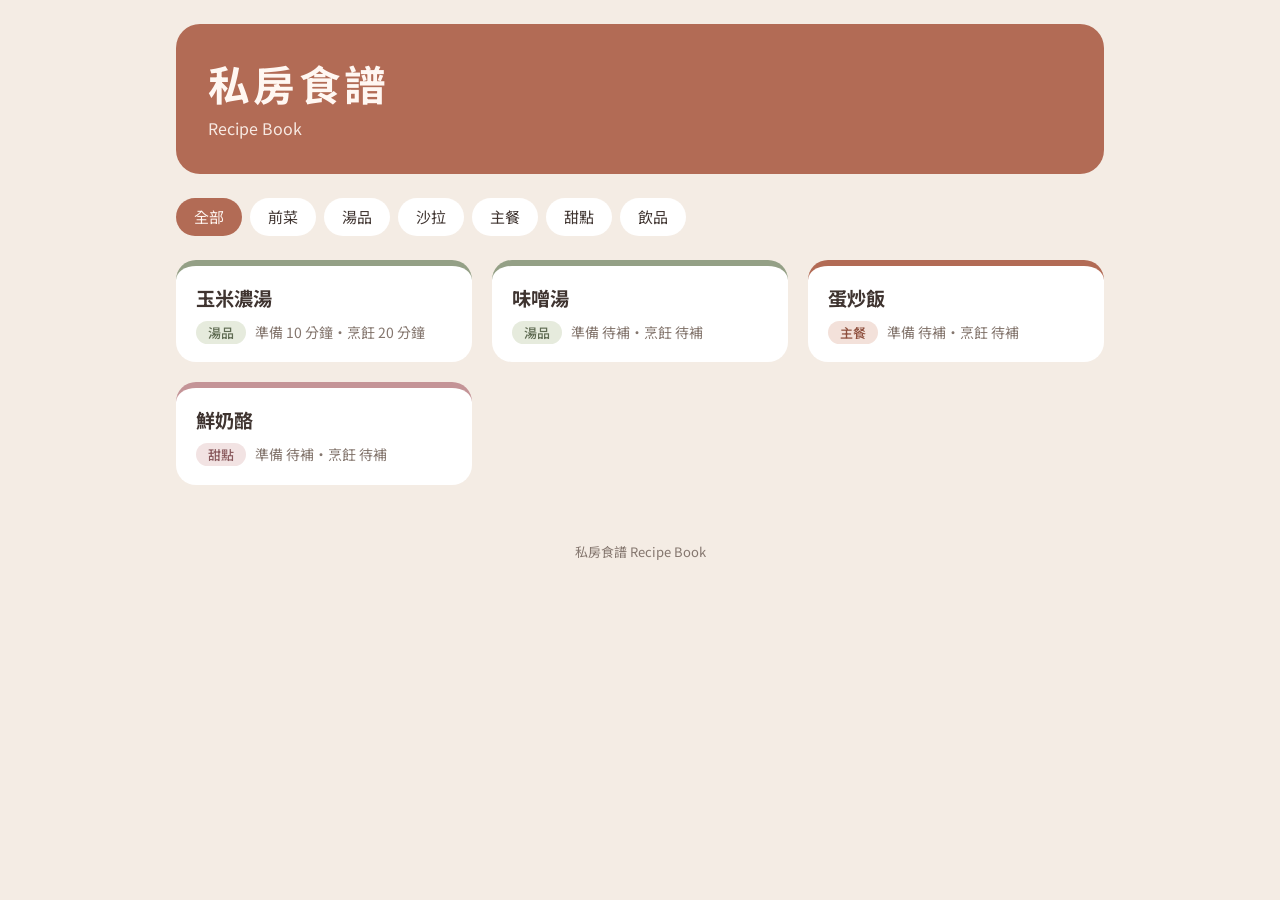
<file: index.html>
<!doctype html>
<html lang="zh-Hant">
<head>
  <meta charset="utf-8">
  <meta name="viewport" content="width=device-width, initial-scale=1">
  <title>私房食譜</title>
  <link rel="stylesheet" href="assets/style.css">
</head>
<body>
  <main class="container">
    <header class="hero">
      <h1>私房食譜</h1>
      <p class="subtitle">Recipe Book</p>
    </header>

    <nav class="filters" aria-label="分類篩選">
      <button type="button" data-filter="all" class="active">全部</button>
      <button type="button" data-filter="appetizer">前菜</button>
      <button type="button" data-filter="soup">湯品</button>
      <button type="button" data-filter="salad">沙拉</button>
      <button type="button" data-filter="main">主餐</button>
      <button type="button" data-filter="dessert">甜點</button>
      <button type="button" data-filter="drink">飲品</button>
    </nav>

    <section id="recipe-list" class="card-grid">
      <!-- 食譜卡片放這裡，格式見 AGENTS.md 3.1；依上菜順序：前菜→湯品→沙拉→主餐→甜點→飲品 -->
      <a class="card" data-category="soup" href="recipes/corn-soup.html">
        <h2>玉米濃湯</h2>
        <p class="meta"><span class="tag tag-soup">湯品</span> 準備 10 分鐘・烹飪 20 分鐘</p>
      </a>
      <a class="card" data-category="soup" href="recipes/miso-soup.html">
        <h2>味噌湯</h2>
        <p class="meta"><span class="tag tag-soup">湯品</span> 準備 待補・烹飪 待補</p>
      </a>
      <a class="card" data-category="main" href="recipes/egg-fried-rice.html">
        <h2>蛋炒飯</h2>
        <p class="meta"><span class="tag tag-main">主餐</span> 準備 待補・烹飪 待補</p>
      </a>
      <a class="card" data-category="dessert" href="recipes/milk-pudding.html">
        <h2>鮮奶酪</h2>
        <p class="meta"><span class="tag tag-dessert">甜點</span> 準備 待補・烹飪 待補</p>
      </a>
    </section>

    <p id="empty-state" class="empty" hidden>尚未收錄食譜</p>
  </main>

  <footer class="site-footer">
    <p>私房食譜 Recipe Book</p>
  </footer>

  <script src="assets/script.js"></script>
</body>
</html>
</file>
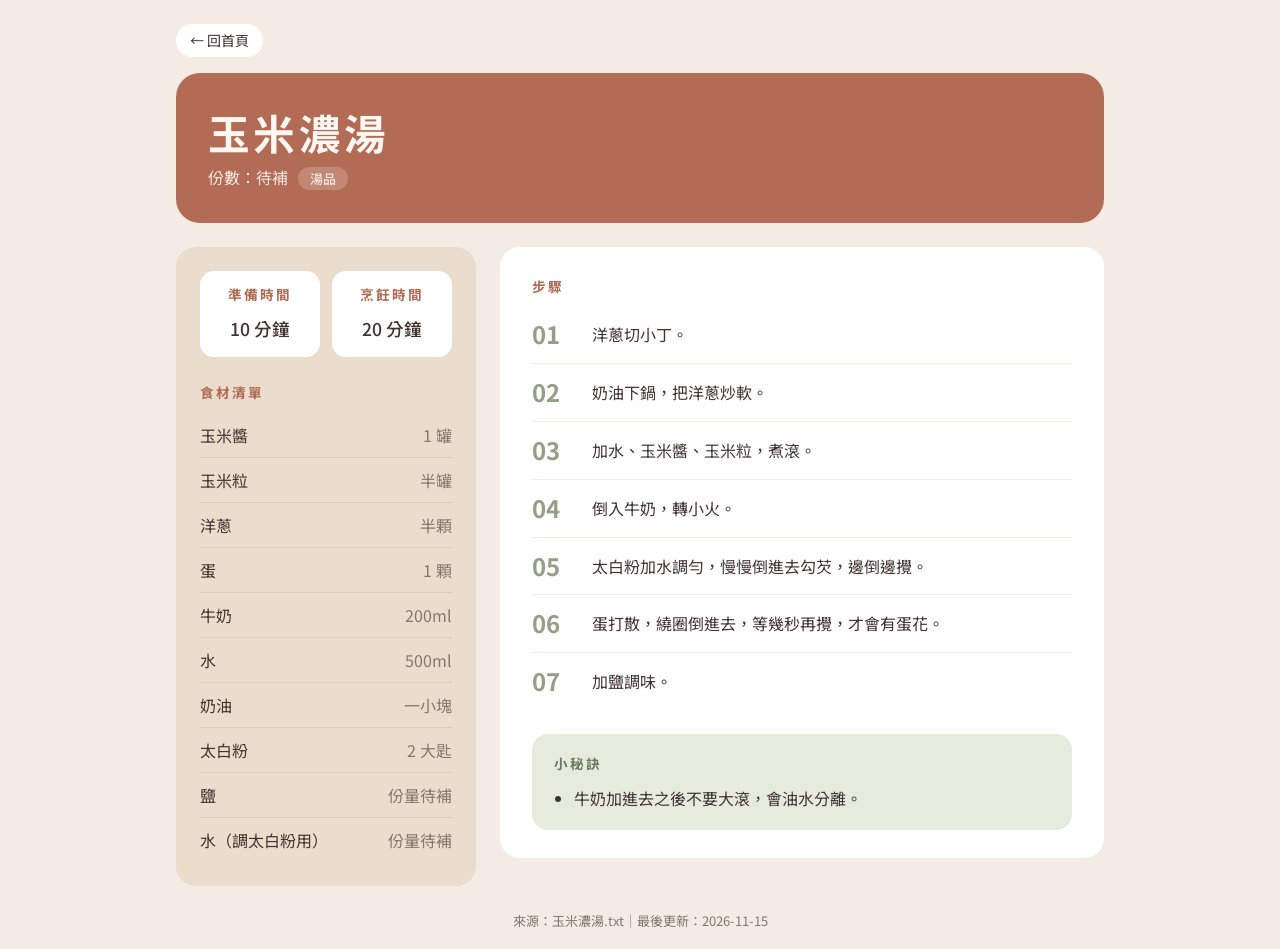
<file: recipes/corn-soup.html>
<!doctype html>
<html lang="zh-Hant">
<head>
  <meta charset="utf-8">
  <meta name="viewport" content="width=device-width, initial-scale=1">
  <title>玉米濃湯｜私房食譜</title>
  <link rel="stylesheet" href="../assets/style.css">
</head>
<body>
  <main class="recipe">
    <a class="back" href="../index.html">← 回首頁</a>

    <header class="hero">
      <h1>玉米濃湯</h1>
      <p class="subtitle">份數：待補<span class="tag tag-soup">湯品</span></p>
    </header>

    <div class="layout">
      <aside class="sidebar">
        <div class="times">
          <section id="prep-time">
            <h2>準備時間</h2>
            <p>10 分鐘</p>
          </section>
          <section id="cook-time">
            <h2>烹飪時間</h2>
            <p>20 分鐘</p>
          </section>
        </div>

        <section id="ingredients" class="ingredients">
          <h2>食材清單</h2>
          <ul>
            <li><span>玉米醬</span><span class="qty">1 罐</span></li>
            <li><span>玉米粒</span><span class="qty">半罐</span></li>
            <li><span>洋蔥</span><span class="qty">半顆</span></li>
            <li><span>蛋</span><span class="qty">1 顆</span></li>
            <li><span>牛奶</span><span class="qty">200ml</span></li>
            <li><span>水</span><span class="qty">500ml</span></li>
            <li><span>奶油</span><span class="qty">一小塊</span></li>
            <li><span>太白粉</span><span class="qty">2 大匙</span></li>
            <li><span>鹽</span><span class="qty">份量待補</span></li>
            <li><span>水（調太白粉用）</span><span class="qty">份量待補</span></li>
          </ul>
        </section>
      </aside>

      <div class="main">
        <section id="steps" class="steps">
          <h2>步驟</h2>
          <ol>
            <li>洋蔥切小丁。</li>
            <li>奶油下鍋，把洋蔥炒軟。</li>
            <li>加水、玉米醬、玉米粒，煮滾。</li>
            <li>倒入牛奶，轉小火。</li>
            <li>太白粉加水調勻，慢慢倒進去勾芡，邊倒邊攪。</li>
            <li>蛋打散，繞圈倒進去，等幾秒再攪，才會有蛋花。</li>
            <li>加鹽調味。</li>
          </ol>
        </section>

        <section id="tips" class="tips">
          <h2>小秘訣</h2>
          <ul>
            <li>牛奶加進去之後不要大滾，會油水分離。</li>
          </ul>
        </section>
      </div>
    </div>

    <p class="source">來源：玉米濃湯.txt｜最後更新：2026-11-15</p>
  </main>
</body>
</html>
</file>
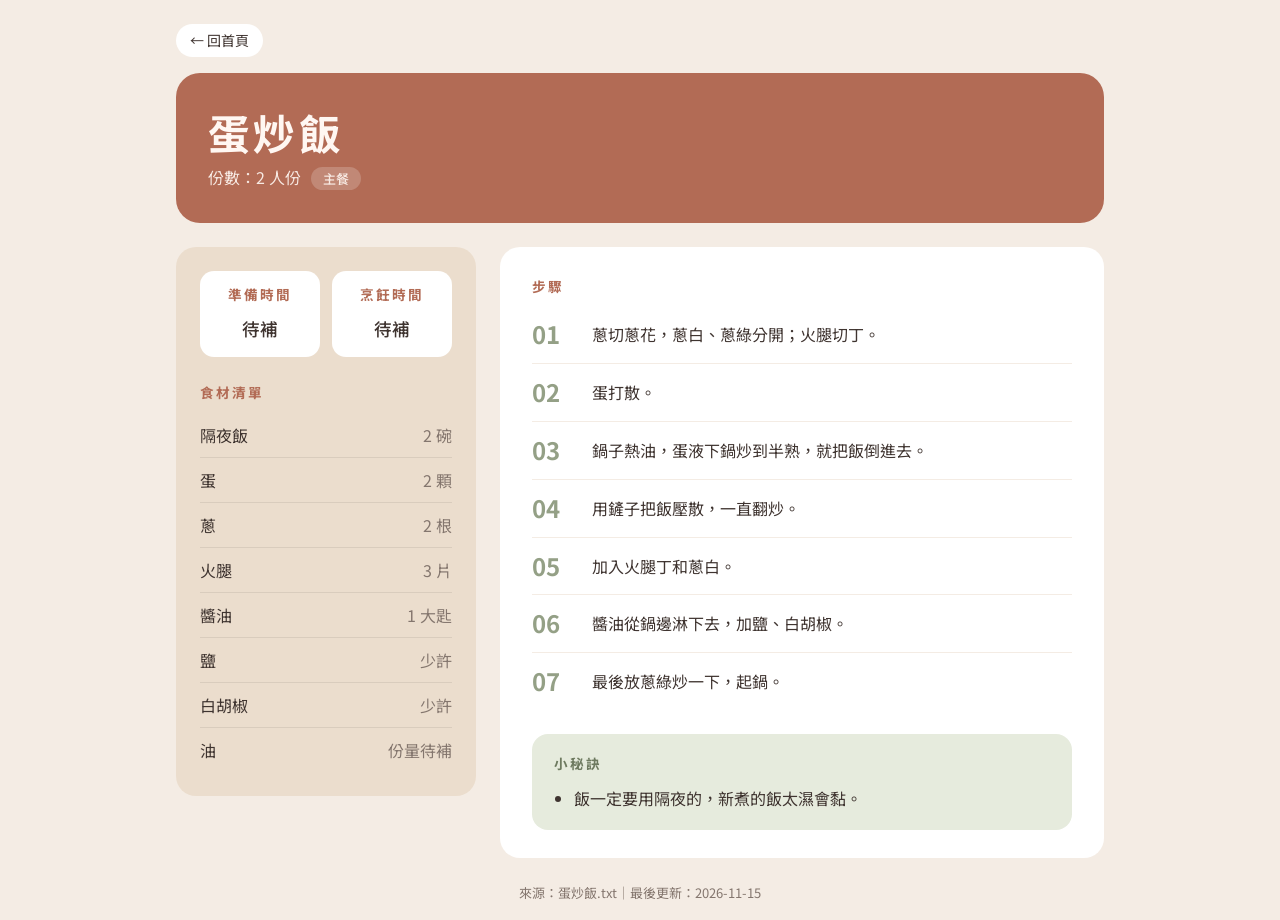
<file: recipes/egg-fried-rice.html>
<!doctype html>
<html lang="zh-Hant">
<head>
  <meta charset="utf-8">
  <meta name="viewport" content="width=device-width, initial-scale=1">
  <title>蛋炒飯｜私房食譜</title>
  <link rel="stylesheet" href="../assets/style.css">
</head>
<body>
  <main class="recipe">
    <a class="back" href="../index.html">← 回首頁</a>

    <header class="hero">
      <h1>蛋炒飯</h1>
      <p class="subtitle">份數：2 人份<span class="tag tag-main">主餐</span></p>
    </header>

    <div class="layout">
      <aside class="sidebar">
        <div class="times">
          <section id="prep-time">
            <h2>準備時間</h2>
            <p>待補</p>
          </section>
          <section id="cook-time">
            <h2>烹飪時間</h2>
            <p>待補</p>
          </section>
        </div>

        <section id="ingredients" class="ingredients">
          <h2>食材清單</h2>
          <ul>
            <li><span>隔夜飯</span><span class="qty">2 碗</span></li>
            <li><span>蛋</span><span class="qty">2 顆</span></li>
            <li><span>蔥</span><span class="qty">2 根</span></li>
            <li><span>火腿</span><span class="qty">3 片</span></li>
            <li><span>醬油</span><span class="qty">1 大匙</span></li>
            <li><span>鹽</span><span class="qty">少許</span></li>
            <li><span>白胡椒</span><span class="qty">少許</span></li>
            <li><span>油</span><span class="qty">份量待補</span></li>
          </ul>
        </section>
      </aside>

      <div class="main">
        <section id="steps" class="steps">
          <h2>步驟</h2>
          <ol>
            <li>蔥切蔥花，蔥白、蔥綠分開；火腿切丁。</li>
            <li>蛋打散。</li>
            <li>鍋子熱油，蛋液下鍋炒到半熟，就把飯倒進去。</li>
            <li>用鏟子把飯壓散，一直翻炒。</li>
            <li>加入火腿丁和蔥白。</li>
            <li>醬油從鍋邊淋下去，加鹽、白胡椒。</li>
            <li>最後放蔥綠炒一下，起鍋。</li>
          </ol>
        </section>

        <section id="tips" class="tips">
          <h2>小秘訣</h2>
          <ul>
            <li>飯一定要用隔夜的，新煮的飯太濕會黏。</li>
          </ul>
        </section>
      </div>
    </div>

    <p class="source">來源：蛋炒飯.txt｜最後更新：2026-11-15</p>
  </main>
</body>
</html>
</file>
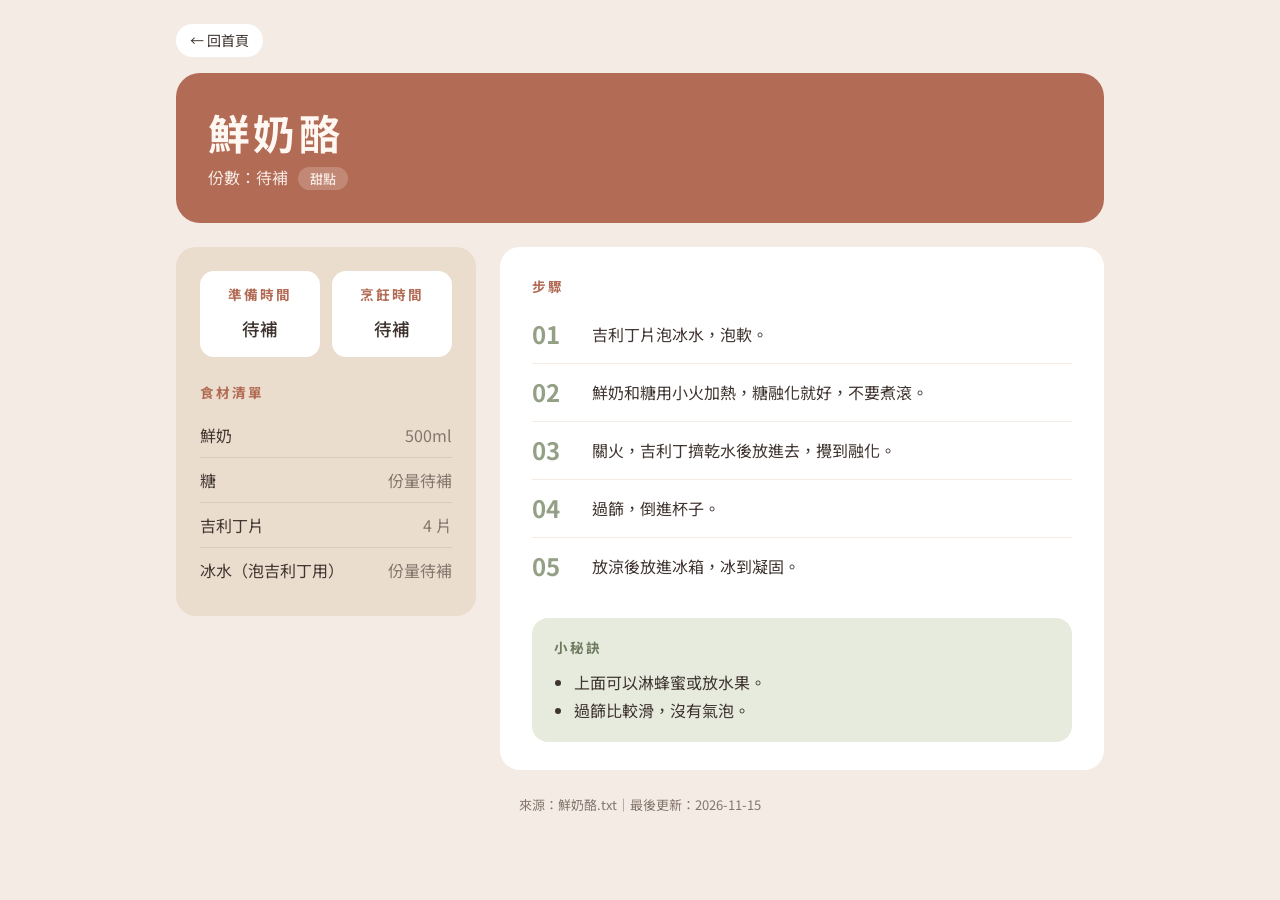
<file: recipes/milk-pudding.html>
<!doctype html>
<html lang="zh-Hant">
<head>
  <meta charset="utf-8">
  <meta name="viewport" content="width=device-width, initial-scale=1">
  <title>鮮奶酪｜私房食譜</title>
  <link rel="stylesheet" href="../assets/style.css">
</head>
<body>
  <main class="recipe">
    <a class="back" href="../index.html">← 回首頁</a>

    <header class="hero">
      <h1>鮮奶酪</h1>
      <p class="subtitle">份數：待補<span class="tag tag-dessert">甜點</span></p>
    </header>

    <div class="layout">
      <aside class="sidebar">
        <div class="times">
          <section id="prep-time">
            <h2>準備時間</h2>
            <p>待補</p>
          </section>
          <section id="cook-time">
            <h2>烹飪時間</h2>
            <p>待補</p>
          </section>
        </div>

        <section id="ingredients" class="ingredients">
          <h2>食材清單</h2>
          <ul>
            <li><span>鮮奶</span><span class="qty">500ml</span></li>
            <li><span>糖</span><span class="qty">份量待補</span></li>
            <li><span>吉利丁片</span><span class="qty">4 片</span></li>
            <li><span>冰水（泡吉利丁用）</span><span class="qty">份量待補</span></li>
          </ul>
        </section>
      </aside>

      <div class="main">
        <section id="steps" class="steps">
          <h2>步驟</h2>
          <ol>
            <li>吉利丁片泡冰水，泡軟。</li>
            <li>鮮奶和糖用小火加熱，糖融化就好，不要煮滾。</li>
            <li>關火，吉利丁擠乾水後放進去，攪到融化。</li>
            <li>過篩，倒進杯子。</li>
            <li>放涼後放進冰箱，冰到凝固。</li>
          </ol>
        </section>

        <section id="tips" class="tips">
          <h2>小秘訣</h2>
          <ul>
            <li>上面可以淋蜂蜜或放水果。</li>
            <li>過篩比較滑，沒有氣泡。</li>
          </ul>
        </section>
      </div>
    </div>

    <p class="source">來源：鮮奶酪.txt｜最後更新：2026-11-15</p>
  </main>
</body>
</html>
</file>
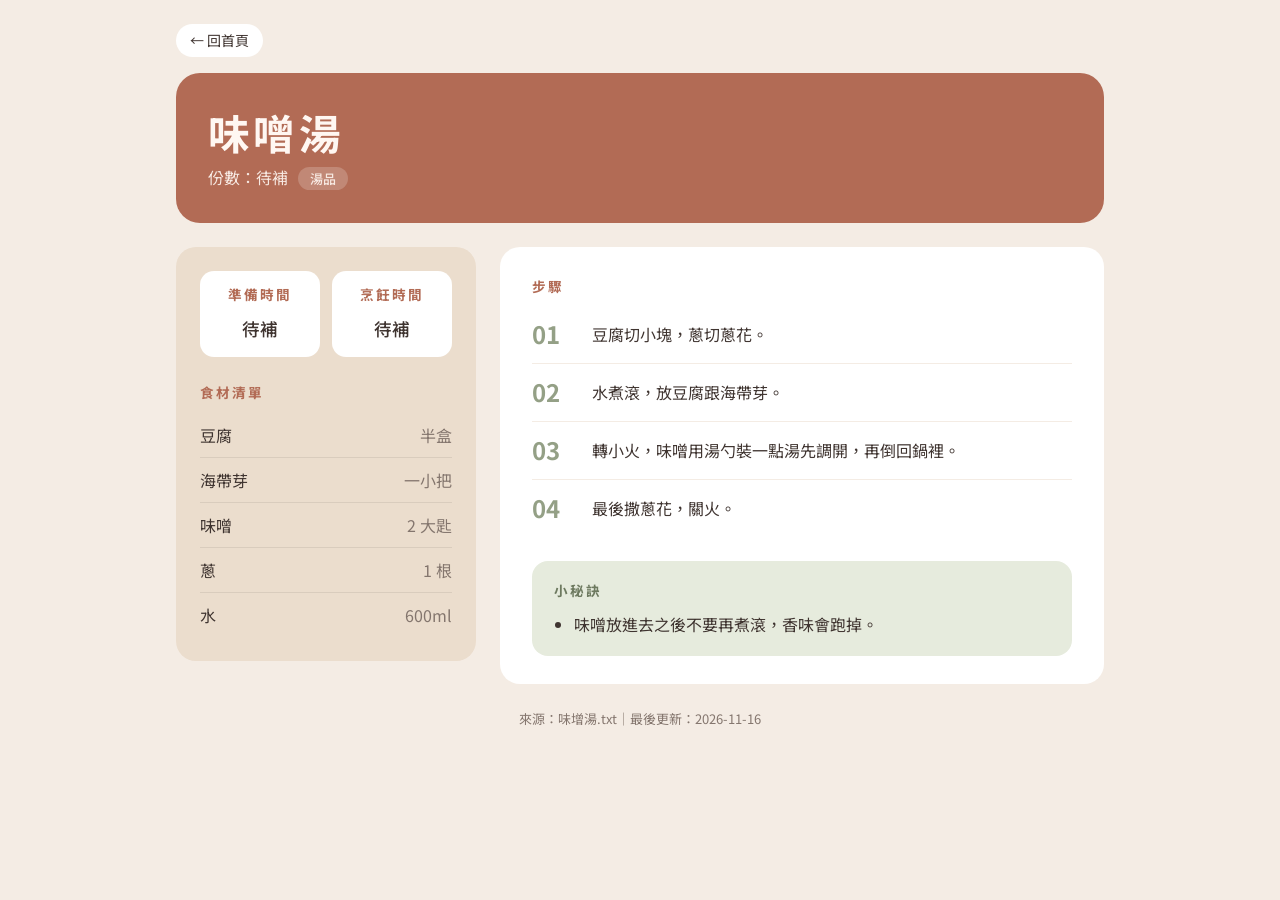
<file: recipes/miso-soup.html>
<!doctype html>
<html lang="zh-Hant">
<head>
  <meta charset="utf-8">
  <meta name="viewport" content="width=device-width, initial-scale=1">
  <title>味噌湯｜私房食譜</title>
  <link rel="stylesheet" href="../assets/style.css">
</head>
<body>
  <main class="recipe">
    <a class="back" href="../index.html">← 回首頁</a>

    <header class="hero">
      <h1>味噌湯</h1>
      <p class="subtitle">份數：待補<span class="tag tag-soup">湯品</span></p>
    </header>

    <div class="layout">
      <aside class="sidebar">
        <div class="times">
          <section id="prep-time">
            <h2>準備時間</h2>
            <p>待補</p>
          </section>
          <section id="cook-time">
            <h2>烹飪時間</h2>
            <p>待補</p>
          </section>
        </div>

        <section id="ingredients" class="ingredients">
          <h2>食材清單</h2>
          <ul>
            <li><span>豆腐</span><span class="qty">半盒</span></li>
            <li><span>海帶芽</span><span class="qty">一小把</span></li>
            <li><span>味噌</span><span class="qty">2 大匙</span></li>
            <li><span>蔥</span><span class="qty">1 根</span></li>
            <li><span>水</span><span class="qty">600ml</span></li>
          </ul>
        </section>
      </aside>

      <div class="main">
        <section id="steps" class="steps">
          <h2>步驟</h2>
          <ol>
            <li>豆腐切小塊，蔥切蔥花。</li>
            <li>水煮滾，放豆腐跟海帶芽。</li>
            <li>轉小火，味噌用湯勺裝一點湯先調開，再倒回鍋裡。</li>
            <li>最後撒蔥花，關火。</li>
          </ol>
        </section>

        <section id="tips" class="tips">
          <h2>小秘訣</h2>
          <ul>
            <li>味噌放進去之後不要再煮滾，香味會跑掉。</li>
          </ul>
        </section>
      </div>
    </div>

    <p class="source">來源：味增湯.txt｜最後更新：2026-11-16</p>
  </main>
</body>
</html>
</file>
<file: assets/style.css>
/* 私房食譜｜風格 C「午後陶器」
   規則見 AGENTS.md 第 2 節。顏色一律使用下方 CSS 變數，不在頁面內寫死色碼。 */

@import url("https://fonts.googleapis.com/css2?family=Noto+Sans+TC:wght@400;500;700&display=swap");

:root {
  /* 基本色 */
  --bg: #F4ECE4;        /* 燕麥：頁面底色 */
  --surface: #FFFFFF;   /* 白：卡片、主內容 */
  --sand: #EBDDCD;      /* 沙色：側欄、hover */
  --text: #3F3430;      /* 炭棕：主文字 */
  --muted: #84766E;     /* 次要文字 */
  --primary: #B26B55;   /* 陶土：主色（標題區、選取狀態、小標） */
  --on-primary: #FFF7F2;/* 陶土上的文字 */
  --sage: #94A086;      /* 鼠尾草綠：步驟編號 */
  --tip-bg: #E6EBDD;    /* 淡鼠尾草：小秘訣底色 */
  --tip-title: #6E7A60; /* 小秘訣標題 */
  --divider: rgba(63, 52, 48, .1);

  /* 分類色（底色／文字／色帶），依上菜順序 */
  --appetizer-bg: #F6E7D6; --appetizer-fg: #875E36; --appetizer-band: #D4A373;
  --soup-bg: #E6EBDD;      --soup-fg: #5F6B52;      --soup-band: #94A086;
  --salad-bg: #ECEBD8;     --salad-fg: #6B6A3C;     --salad-band: #B5B07A;
  --main-bg: #F3E1DA;      --main-fg: #8E4F3D;      --main-band: #B26B55;
  --dessert-bg: #F2E3E3;   --dessert-fg: #8A5A5E;   --dessert-band: #C49497;
  --drink-bg: #EFE6DC;     --drink-fg: #6E5A48;     --drink-band: #A89078;

  /* 尺寸 */
  --radius-lg: 24px;
  --radius-md: 20px;
  --radius-sm: 14px;
  --page-width: 960px;
}

*, *::before, *::after { box-sizing: border-box; }

body {
  margin: 0;
  background: var(--bg);
  color: var(--text);
  font-family: "Noto Sans TC", system-ui, sans-serif;
  font-size: 16px;
  line-height: 1.75;
}

img { max-width: 100%; display: block; }
a { color: var(--primary); }

/* ---------- 共用 ---------- */
.hero {
  margin: 16px 0 24px;
  padding: 32px;
  border-radius: var(--radius-lg);
  background: var(--primary);
  color: var(--on-primary);
}
.hero h1 { font-size: 2.6rem; font-weight: 700; margin: 0; letter-spacing: .08em; line-height: 1.3; }
.hero .subtitle { margin: 4px 0 0; opacity: .9; }

.tag {
  display: inline-block;
  padding: 0 12px;
  border-radius: 999px;
  font-size: 13px;
  line-height: 1.8;
  font-weight: 500;
}
.tag-appetizer { background: var(--appetizer-bg); color: var(--appetizer-fg); }
.tag-soup      { background: var(--soup-bg);      color: var(--soup-fg); }
.tag-salad     { background: var(--salad-bg);     color: var(--salad-fg); }
.tag-main      { background: var(--main-bg);      color: var(--main-fg); }
.tag-dessert   { background: var(--dessert-bg);   color: var(--dessert-fg); }
.tag-drink     { background: var(--drink-bg);     color: var(--drink-fg); }
.hero .tag { margin-left: 10px; background: rgba(255, 255, 255, .22); color: inherit; }

.site-footer { padding: 24px 16px 32px; text-align: center; font-size: 13px; color: var(--muted); }
.site-footer p { margin: 0; }

/* ---------- 首頁 ---------- */
.container { max-width: var(--page-width); margin: 0 auto; padding: 8px 16px 32px; }

.filters { display: flex; flex-wrap: wrap; gap: 8px; margin: 0 0 24px; }
.filters button {
  padding: 6px 18px;
  border: 0;
  border-radius: 999px;
  background: var(--surface);
  color: var(--text);
  font: inherit;
  font-size: 15px;
  cursor: pointer;
  transition: background .15s;
}
.filters button:hover { background: var(--sand); }
.filters button.active { background: var(--primary); color: var(--on-primary); }
.filters button:focus-visible { outline: 2px solid var(--primary); outline-offset: 2px; }

.card-grid { display: grid; grid-template-columns: repeat(3, 1fr); gap: 20px; }
.card {
  display: block;
  overflow: hidden;
  border-radius: var(--radius-md);
  background: var(--surface);
  color: inherit;
  text-decoration: none;
  border-top: 6px solid var(--sand);
  transition: transform .15s, box-shadow .15s;
}
.card[data-category="appetizer"] { border-top-color: var(--appetizer-band); }
.card[data-category="soup"]      { border-top-color: var(--soup-band); }
.card[data-category="salad"]     { border-top-color: var(--salad-band); }
.card[data-category="main"]      { border-top-color: var(--main-band); }
.card[data-category="dessert"]   { border-top-color: var(--dessert-band); }
.card[data-category="drink"]     { border-top-color: var(--drink-band); }
.card:hover { transform: translateY(-2px); box-shadow: 0 8px 20px rgba(63, 52, 48, .08); }
.card[hidden] { display: none; }
.card img { width: 100%; aspect-ratio: 4 / 3; object-fit: cover; }
.card h2 { font-size: 1.2rem; font-weight: 700; margin: 16px 20px 4px; }
.card .meta { margin: 0 20px 18px; font-size: 14px; color: var(--muted); }
.card .meta .tag { margin-right: 6px; }

.empty { text-align: center; color: var(--muted); padding: 48px 0; }

/* ---------- 食譜頁 ---------- */
.recipe { max-width: var(--page-width); margin: 0 auto; padding: 24px 16px 16px; }

.back {
  display: inline-block;
  padding: 4px 14px;
  border-radius: 999px;
  background: var(--surface);
  color: var(--text);
  text-decoration: none;
  font-size: 14px;
}
.back:hover { background: var(--sand); }

.recipe-image { width: 100%; max-height: 420px; object-fit: cover; border-radius: var(--radius-md); margin-bottom: 24px; }

.layout { display: grid; grid-template-columns: 300px 1fr; gap: 24px; align-items: start; }
.sidebar { position: sticky; top: 16px; padding: 24px; border-radius: var(--radius-md); background: var(--sand); }
.main { padding: 28px 32px; border-radius: var(--radius-md); background: var(--surface); }

.recipe section { margin: 0 0 24px; }
.recipe section:last-child { margin-bottom: 0; }
.recipe section h2 { font-size: .85rem; font-weight: 700; letter-spacing: .15em; color: var(--primary); margin: 0 0 8px; }

.times { display: grid; grid-template-columns: 1fr 1fr; gap: 12px; margin-bottom: 24px; }
.times section { margin: 0 !important; padding: 12px; text-align: center; border-radius: var(--radius-sm); background: var(--surface); }
.times p { margin: 0; font-size: 1.1rem; font-weight: 500; }

.ingredients ul { list-style: none; padding: 0; margin: 0; }
.ingredients li { display: flex; justify-content: space-between; gap: 8px; padding: 8px 0; border-bottom: 1px solid var(--divider); }
.ingredients li:last-child { border-bottom: 0; }
.ingredients .qty { color: var(--muted); text-align: right; }

.steps ol { list-style: none; padding: 0; margin: 0; counter-reset: step; }
.steps li { counter-increment: step; display: grid; grid-template-columns: 48px 1fr; gap: 12px; padding: 14px 0; border-bottom: 1px solid var(--bg); }
.steps li:last-child { border-bottom: 0; }
.steps li::before { content: counter(step, decimal-leading-zero); font-size: 1.5rem; font-weight: 700; line-height: 1.2; color: var(--sage); }

.tips { padding: 18px 22px; border-radius: 16px; background: var(--tip-bg); }
.recipe .tips h2 { color: var(--tip-title); }
.tips ul { margin: 0; padding-left: 20px; }

.source { margin: 24px 0 0; text-align: center; font-size: 13px; color: var(--muted); }

/* ---------- RWD ---------- */
@media (max-width: 900px) {
  .card-grid { grid-template-columns: repeat(2, 1fr); }
}
@media (max-width: 760px) {
  .layout { grid-template-columns: 1fr; }
  .sidebar { position: static; }
  .hero { padding: 24px; border-radius: 18px; }
  .hero h1 { font-size: 2rem; }
  .main { padding: 20px; }
}
@media (max-width: 600px) {
  .card-grid { grid-template-columns: 1fr; }
}
</file>
